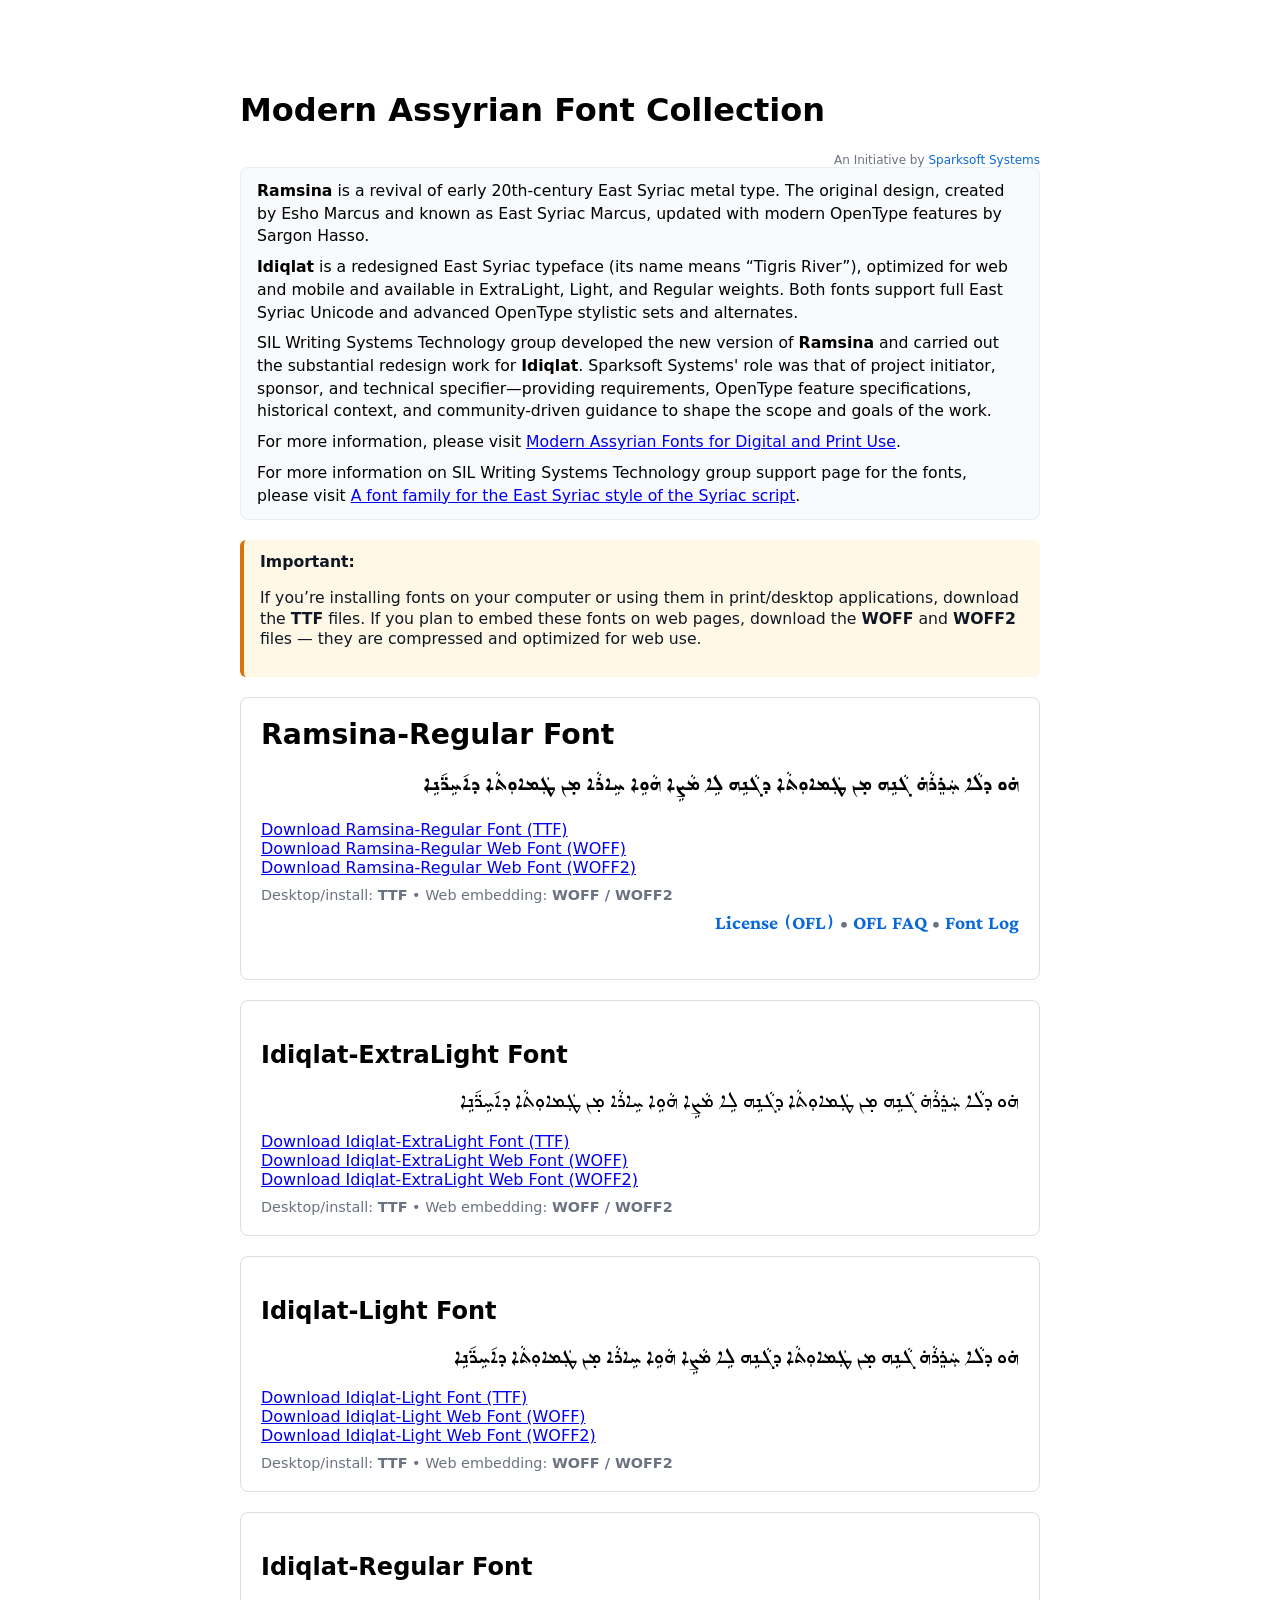
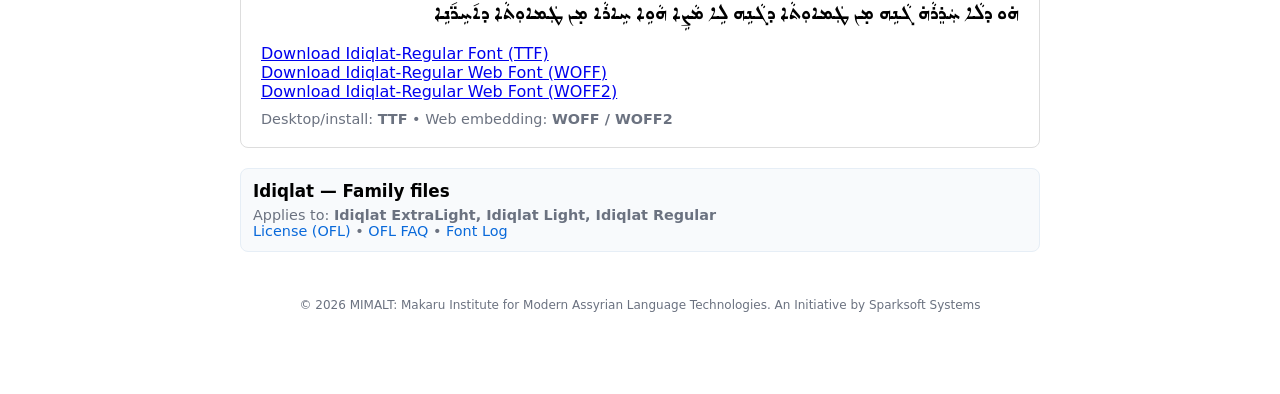
<file: index.html>
<!DOCTYPE html>
<html lang="en">

<head>
    <meta charset="UTF-8">
    <meta name="viewport" content="width=device-width, initial-scale=1.0">
    <title>Font Downloads</title>
    <link rel="stylesheet" href="assets/css/style.css">

</head>

<body>
    <h1>Modern Assyrian Font Collection</h1>

    <div class="site-tagline">
        <small>An Initiative by <a href="https://sparksoftsystems.com/" target="_blank" rel="noopener noreferrer">Sparksoft Systems</a></small>
    </div>

    <div class="intro">
        <p><strong>Ramsina</strong> is a revival of early 20th‑century East Syriac metal type. The original design, created by Esho Marcus and known as East Syriac Marcus, updated with modern OpenType features by Sargon Hasso.</p>
        <p><strong>Idiqlat</strong> is a redesigned East Syriac typeface (its name means “Tigris River”), optimized for web and mobile and available in ExtraLight, Light, and Regular weights. Both fonts support full East Syriac Unicode and advanced OpenType stylistic sets and alternates.</p>
        <p>SIL Writing Systems Technology group developed the new version of <strong>Ramsina</strong> and carried out the substantial redesign work for <strong>Idiqlat</strong>. Sparksoft Systems' role was that of project initiator, sponsor, and technical specifier—providing requirements, OpenType feature specifications, historical context, and community-driven guidance to shape the scope and goals of the work.</p>
    
        <p>For more information, please visit <a href="https://sparksoftsystems.com/modern-assyrian-fonts/" target="_blank" rel="noopener noreferrer">Modern Assyrian Fonts for Digital and Print Use</a>.</p>

          <p>For more information on SIL Writing Systems Technology group support page for the fonts, please visit <a href="https://software.sil.org/idiqlat/" target="_blank" rel="noopener noreferrer">A font family for the East Syriac style of the Syriac script</a>.</p>
    </div>

    <div class="notice">
        <strong>Important:</strong>
        <p>If you’re installing fonts on your computer or using them in print/desktop applications, download the <strong>TTF</strong> files. If you plan to embed these fonts on web pages, download the <strong>WOFF</strong> and <strong>WOFF2</strong> files — they are compressed and optimized for web use.</p>
    </div>

    </div>
    <div class="font-item ramsina-regular">
        <h2>Ramsina-Regular Font</h2>
        <p>ܗ̇ܘ ܕܠܵܐ ܚܲܪܸܪܵܗ̇ ܓܵܢܹܗ ܡ̣ܢ ܛܲܡܐܘܼܬܵܐ ܕܓܵܢܹܗ ܠܹܐ ܡܵܨܹܐ ܗܵܘܹܐ ܚܹܐܪܵܐ ܡ̣ܢ ܛܲܡܐܘܼܬܵܐ ܕܐ݇ܚܹܪ̈݇ܢܹܐ</p>
        <a href="fonts/Ramsina-Font/Ramsina-Regular.ttf" download>Download Ramsina-Regular Font (TTF)</a>
        <br />
        <a href="fonts/Ramsina-Font/web/Ramsina-Regular.woff" download>Download Ramsina-Regular Web Font (WOFF)</a>
        <br />
        <a href="fonts/Ramsina-Font/web/Ramsina-Regular.woff2" download>Download Ramsina-Regular Web Font (WOFF2)</a>
        <span class="file-hint">Desktop/install: <strong>TTF</strong> • Web embedding: <strong>WOFF / WOFF2</strong></span>
        <p class="meta"><a href="fonts/Ramsina-Font/OFL.txt" download>License (OFL)</a> • <a href="fonts/Ramsina-Font/OFL-FAQ.txt" download>OFL FAQ</a> • <a href="fonts/Ramsina-Font/FONTLOG.txt" download>Font Log</a></p>
    </div>
    <div class="font-item idiqlat-extralight">
        <h2>Idiqlat-ExtraLight Font</h2>
        <p>ܗ̇ܘ ܕܠܵܐ ܚܲܪܸܪܵܗ̇ ܓܵܢܹܗ ܡ̣ܢ ܛܲܡܐܘܼܬܵܐ ܕܓܵܢܹܗ ܠܹܐ ܡܵܨܹܐ ܗܵܘܹܐ ܚܹܐܪܵܐ ܡ̣ܢ ܛܲܡܐܘܼܬܵܐ ܕܐ݇ܚܹܪ̈݇ܢܹܐ</p>
        <a href="fonts/Idiqlat-Font/Idiqlat-ExtraLight.ttf" download>Download Idiqlat-ExtraLight Font (TTF)</a>
        <br />
        <a href="fonts/Idiqlat-Font/web/Idiqlat-ExtraLight.woff" download>Download Idiqlat-ExtraLight Web Font (WOFF)</a>
        <br />
        <a href="fonts/Idiqlat-Font/web/Idiqlat-ExtraLight.woff2" download>Download Idiqlat-ExtraLight Web Font (WOFF2)</a>
        <span class="file-hint">Desktop/install: <strong>TTF</strong> • Web embedding: <strong>WOFF / WOFF2</strong></span>
    </div>
        <div class="font-item idiqlat-light">
        <h2>Idiqlat-Light Font</h2>
        <p>ܗ̇ܘ ܕܠܵܐ ܚܲܪܸܪܵܗ̇ ܓܵܢܹܗ ܡ̣ܢ ܛܲܡܐܘܼܬܵܐ ܕܓܵܢܹܗ ܠܹܐ ܡܵܨܹܐ ܗܵܘܹܐ ܚܹܐܪܵܐ ܡ̣ܢ ܛܲܡܐܘܼܬܵܐ ܕܐ݇ܚܹܪ̈݇ܢܹܐ</p>
        <a href="fonts/Idiqlat-Font/Idiqlat-Light.ttf" download>Download Idiqlat-Light Font (TTF)</a>
        <br />
        <a href="fonts/Idiqlat-Font/web/Idiqlat-Light.woff" download>Download Idiqlat-Light Web Font (WOFF)</a>
        <br />
        <a href="fonts/Idiqlat-Font/web/Idiqlat-Light.woff2" download>Download Idiqlat-Light Web Font (WOFF2)</a>
        <span class="file-hint">Desktop/install: <strong>TTF</strong> • Web embedding: <strong>WOFF / WOFF2</strong></span>
    </div>
    <div class="font-item idiqlat-regular">
        <h2>Idiqlat-Regular Font</h2>
        <p>ܗ̇ܘ ܕܠܵܐ ܚܲܪܸܪܵܗ̇ ܓܵܢܹܗ ܡ̣ܢ ܛܲܡܐܘܼܬܵܐ ܕܓܵܢܹܗ ܠܹܐ ܡܵܨܹܐ ܗܵܘܹܐ ܚܹܐܪܵܐ ܡ̣ܢ ܛܲܡܐܘܼܬܵܐ ܕܐ݇ܚܹܪ̈݇ܢܹܐ</p>
        <a href="fonts/Idiqlat-Font/Idiqlat-Regular.ttf" download>Download Idiqlat-Regular Font (TTF)</a>
        <br />
        <a href="fonts/Idiqlat-Font/web/Idiqlat-Regular.woff" download>Download Idiqlat-Regular Web Font (WOFF)</a>
        <br />
        <a href="fonts/Idiqlat-Font/web/Idiqlat-Regular.woff2" download>Download Idiqlat-Regular Web Font (WOFF2)</a>
        <span class="file-hint">Desktop/install: <strong>TTF</strong> • Web embedding: <strong>WOFF / WOFF2</strong></span>
    </div>

    <div class="family-meta idiqlat-family" id="idiqlat-files">
        <h3>Idiqlat — Family files</h3>
        <p class="meta">Applies to: <strong>Idiqlat ExtraLight, Idiqlat Light, Idiqlat Regular</strong></p>
        <p class="meta">
            <a href="fonts/Idiqlat-Font/OFL.txt" download>License (OFL)</a> •
            <a href="fonts/Idiqlat-Font/OFL-FAQ.txt" download>OFL FAQ</a> •
            <a href="fonts/Idiqlat-Font/FONTLOG.txt" download>Font Log</a>
        </p>
    </div>

    <footer class="site-footer">
        <small>&copy; <span id="current-year"></span> MIMALT: Makaru Institute for Modern Assyrian Language Technologies. An Initiative by Sparksoft Systems</small>
    </footer>

    <script>
        // Set the dynamic year for the footer
        (function(){
            var el = document.getElementById('current-year');
            if(el) el.textContent = new Date().getFullYear();
        })();
    </script>

</body>

</html>
</file>
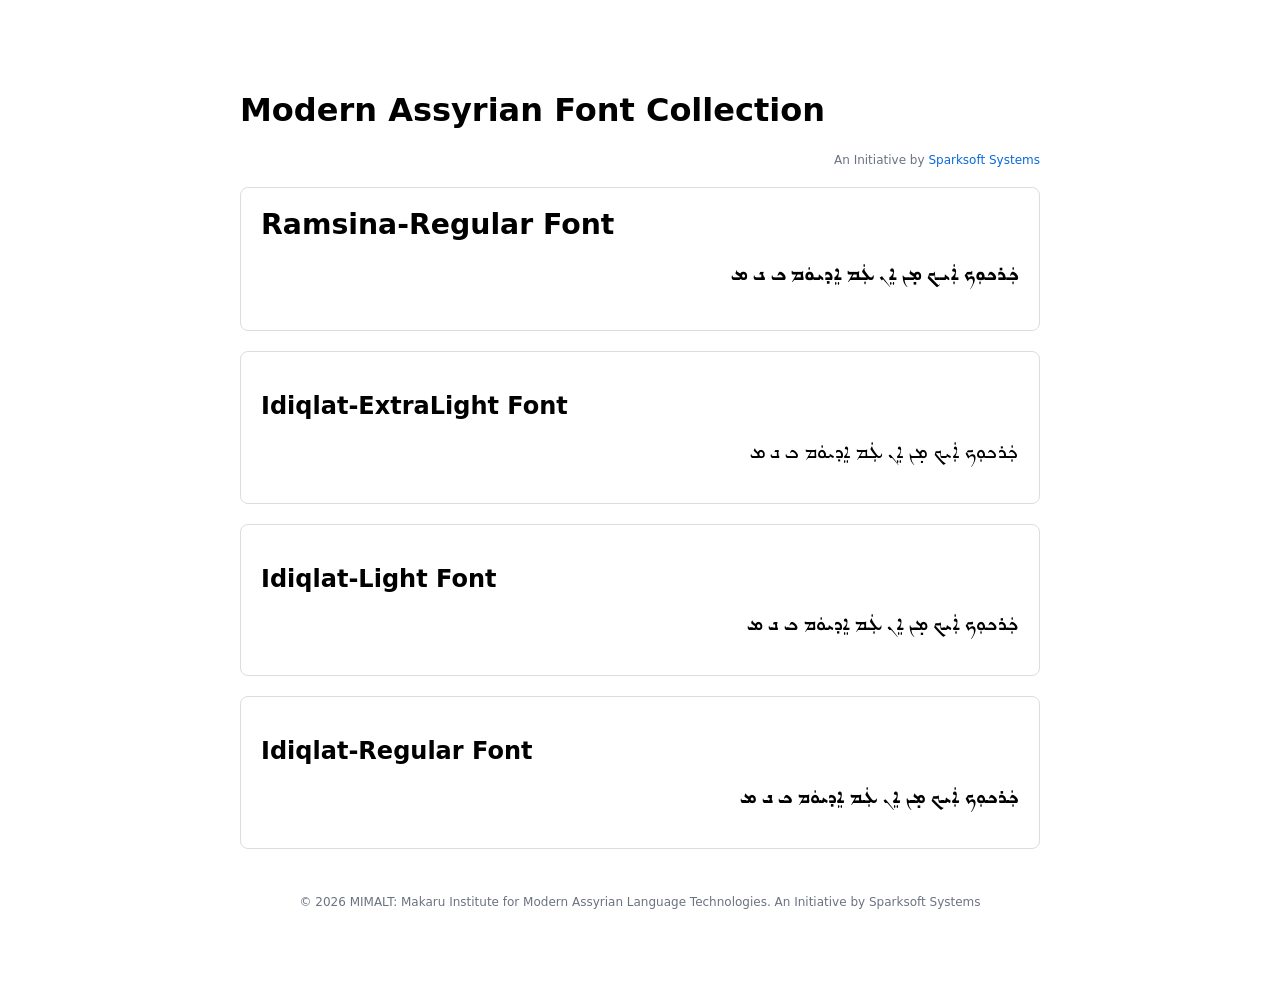
<file: test.html>
<!DOCTYPE html>
<html lang="en">

<head>
    <meta charset="UTF-8">
    <meta name="viewport" content="width=device-width, initial-scale=1.0">
    <title>Font Downloads</title>
    <link rel="stylesheet" href="assets/css/style.css">

</head>

<body>
    <h1>Modern Assyrian Font Collection</h1>

    <div class="site-tagline">
        <small>An Initiative by <a href="https://sparksoftsystems.com/" target="_blank" rel="noopener noreferrer">Sparksoft Systems</a></small>
    </div>



    </div>
    <div class="font-item ramsina-regular">
        <h2>Ramsina-Regular Font</h2>
        <p>ܟܲܪܟܘܼܟ ܐܲܝܟ ܡ̣ܢ ܐܸܢ ܥܲܡ ܐܸܕܝܘܿܡ ܟ ܢ ܡ</p>
       
    </div>
    <div class="font-item idiqlat-extralight">
        <h2>Idiqlat-ExtraLight Font</h2>
        <p>ܟܲܪܟܘܼܟ ܐܲܝܟ ܡ̣ܢ ܐܸܢ ܥܲܡ ܐܸܕܝܘܿܡ ܟ ܢ ܡ</p>
       
    </div>
        <div class="font-item idiqlat-light">
        <h2>Idiqlat-Light Font</h2>
        <p>ܟܲܪܟܘܼܟ ܐܲܝܟ ܡ̣ܢ ܐܸܢ ܥܲܡ ܐܸܕܝܘܿܡ ܟ ܢ ܡ</p>
        
    </div>
    <div class="font-item idiqlat-regular">
        <h2>Idiqlat-Regular Font</h2>
        <p>ܟܲܪܟܘܼܟ ܐܲܝܟ ܡ̣ܢ ܐܸܢ ܥܲܡ ܐܸܕܝܘܿܡ ܟ ܢ ܡ</p>
        
    </div>



    <footer class="site-footer">
        <small>&copy; <span id="current-year"></span> MIMALT: Makaru Institute for Modern Assyrian Language Technologies. An Initiative by Sparksoft Systems</small>
    </footer>

    <script>
        // Set the dynamic year for the footer
        (function(){
            var el = document.getElementById('current-year');
            if(el) el.textContent = new Date().getFullYear();
        })();
    </script>

</body>

</html>
</file>
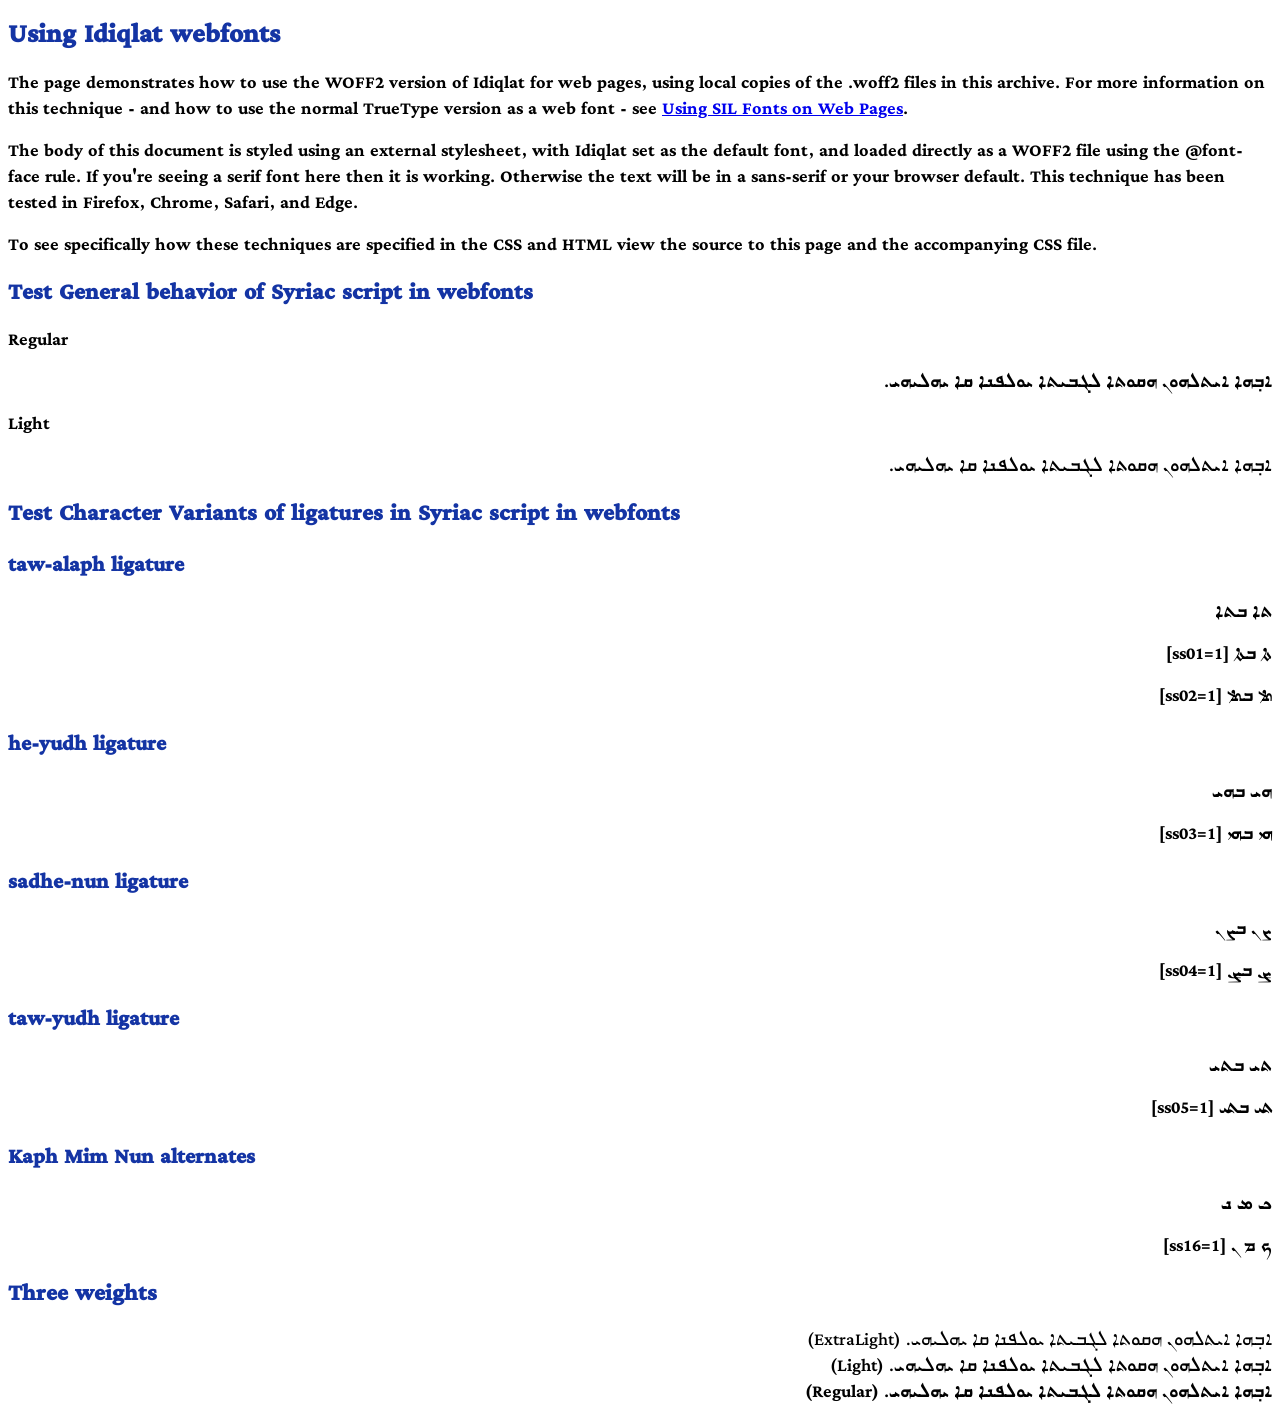
<file: fonts/Idiqlat Font/web/Idiqlat-webfont-example.html>
<!DOCTYPE html>
<html lang="en">
<!--
Idiqlat-webfont-example.html
This file is part of Idiqlat font family (https://software.sil.org/idiqlat)
and is Copyright (c) 2025 SIL Global (https://www.sil.org/),
with Reserved Font Names "Idiqlat" and "SIL". This Font Software is licensed
under the SIL Open Font License, Version 1.1. You should have received a copy
of the license along with this Font Software. If this is not the case, go to
(https://openfontlicense.org/) for all the details including a FAQ.
-->
<head>
	<link rel="stylesheet" href="Idiqlat-webfont-example.css" type="text/css">
	<meta charset="utf-8">
	<meta name="description" content="An example of using Idiqlat on your web page via WOFF2">
	<meta name="author" content="SIL Global: software.sil.org/wstech">

</head>
<body>
	
<h1>Using Idiqlat webfonts</h1>

<p>The page demonstrates how to use the WOFF2 version of Idiqlat for web pages, using local copies of the .woff2 files in this archive. For more information on this technique
	 - and how to use the normal TrueType version as a web font - see <a href="https://software.sil.org/fonts/webfonts">Using SIL Fonts on Web Pages</a>.</p>

<p>The body of this document is styled using an external stylesheet, with Idiqlat set as the default font, and loaded directly as a WOFF2 file using the @font-face rule. 
	If you're seeing a serif font here then it is working. Otherwise the text will be in a sans-serif or your browser default. 
	This technique has been tested in Firefox, Chrome, Safari, and Edge.</p>
	
<p>To see specifically how these techniques are specified in the CSS and HTML view the source to this page and the accompanying CSS file.</p>
</div>

<h2>Test General behavior of Syriac script in webfonts</h2>

<p>Regular</p>
<p class=rtl>ܐܒ݂ܗܐ ܐܝܬܠܗܘܢ ܗܩܘܬܐ ܠܓܒܝܬܐ ܝܘܠܦܢܐ ܩܐ ܝܗܠܝܗܝ.</p>

<p>Light</p>
<p class=rtl_l>ܐܒ݂ܗܐ ܐܝܬܠܗܘܢ ܗܩܘܬܐ ܠܓܒܝܬܐ ܝܘܠܦܢܐ ܩܐ ܝܗܠܝܗܝ.</p>

<h2>Test Character Variants of ligatures in Syriac script in webfonts</h2>

<h3>taw-alaph ligature</h3>
<p class=rtl>&#x072C;&#x0710; &#x0712;&#x072C;&#x0710; </p>
<p class=ss01>&#x072C;&#x0710; &#x0712;&#x072C;&#x0710; [ss01=1]</p>
<p class=ss02>&#x072C;&#x0710; &#x0712;&#x072C;&#x0710; [ss02=1]</p>

<h3>he-yudh ligature</h3>
<p class=rtl>&#x0717;&#x071D; &#x0712;&#x0717;&#x071D; </p>

<p class=ss03>&#x0717;&#x071D; &#x0712;&#x0717;&#x071D; [ss03=1]</p>

<h3>sadhe-nun ligature</h3>
<p class=rtl>&#x0728;&#x0722; &#x0712;&#x0728;&#x0722; </p>

<p class=ss04>&#x0728;&#x0722; &#x0712;&#x0728;&#x0722; [ss04=1]</p>


<h3>taw-yudh ligature</h3>
<p class=rtl>&#x072C;&#x071D; &#x0712;&#x072C;&#x071D; </p>

<p class=ss05>&#x072C;&#x071D; &#x0712;&#x072C;&#x071D; [ss05=1]</p>

<h3>Kaph Mim Nun alternates</h3>
<p class=rtl>&#x071F; &#x0721; &#x0722; </p>

<p class=ss16>&#x071F; &#x0721; &#x0722; [ss16=1]</p>


<h2>Three weights</h2>

<p class="rtl"><span class=ExtL>ܐܒ݂ܗܐ ܐܝܬܠܗܘܢ ܗܩܘܬܐ ܠܓܒܝܬܐ ܝܘܠܦܢܐ ܩܐ ܝܗܠܝܗܝ. (ExtraLight)</span><br/>
<span class=Lit>ܐܒ݂ܗܐ ܐܝܬܠܗܘܢ ܗܩܘܬܐ ܠܓܒܝܬܐ ܝܘܠܦܢܐ ܩܐ ܝܗܠܝܗܝ. (Light)</span><br/>
<span class=Reg>ܐܒ݂ܗܐ ܐܝܬܠܗܘܢ ܗܩܘܬܐ ܠܓܒܝܬܐ ܝܘܠܦܢܐ ܩܐ ܝܗܠܝܗܝ. (Regular)<span></p>

</div>
</body>
</html>
</file>
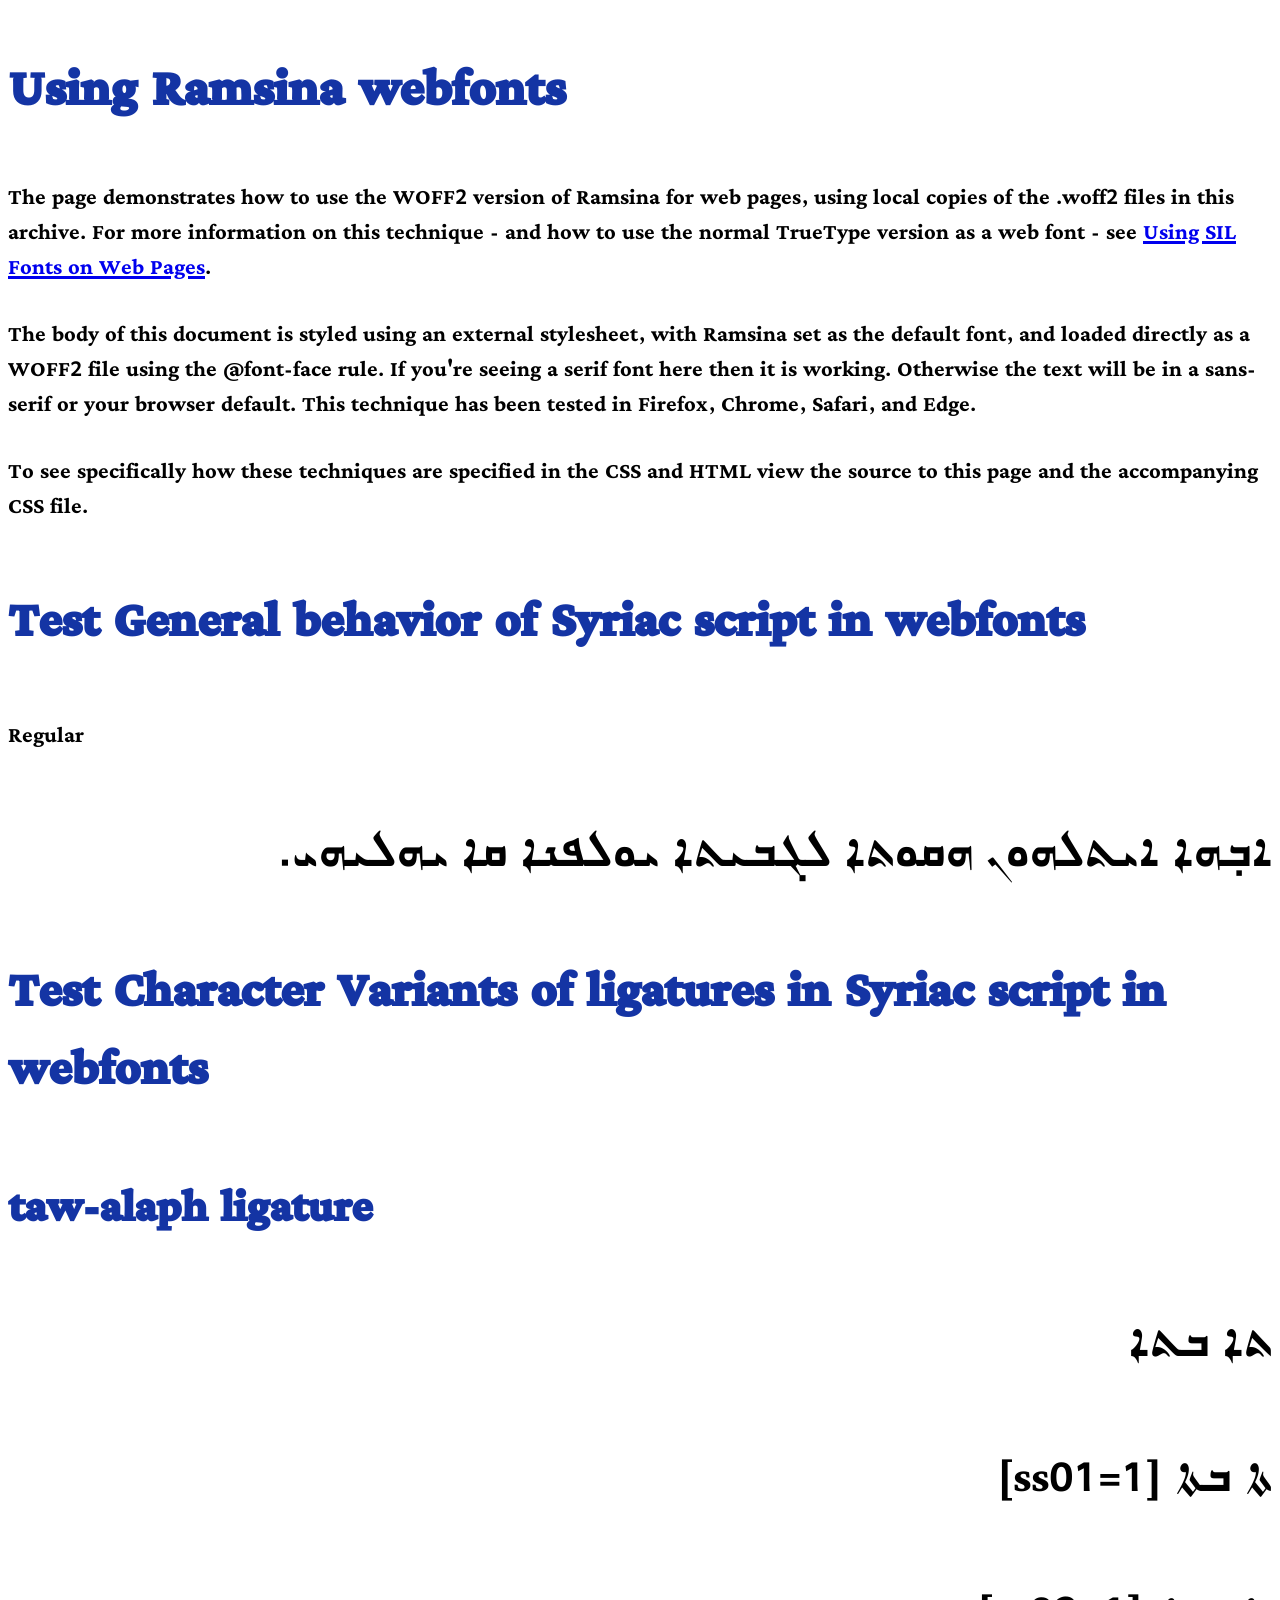
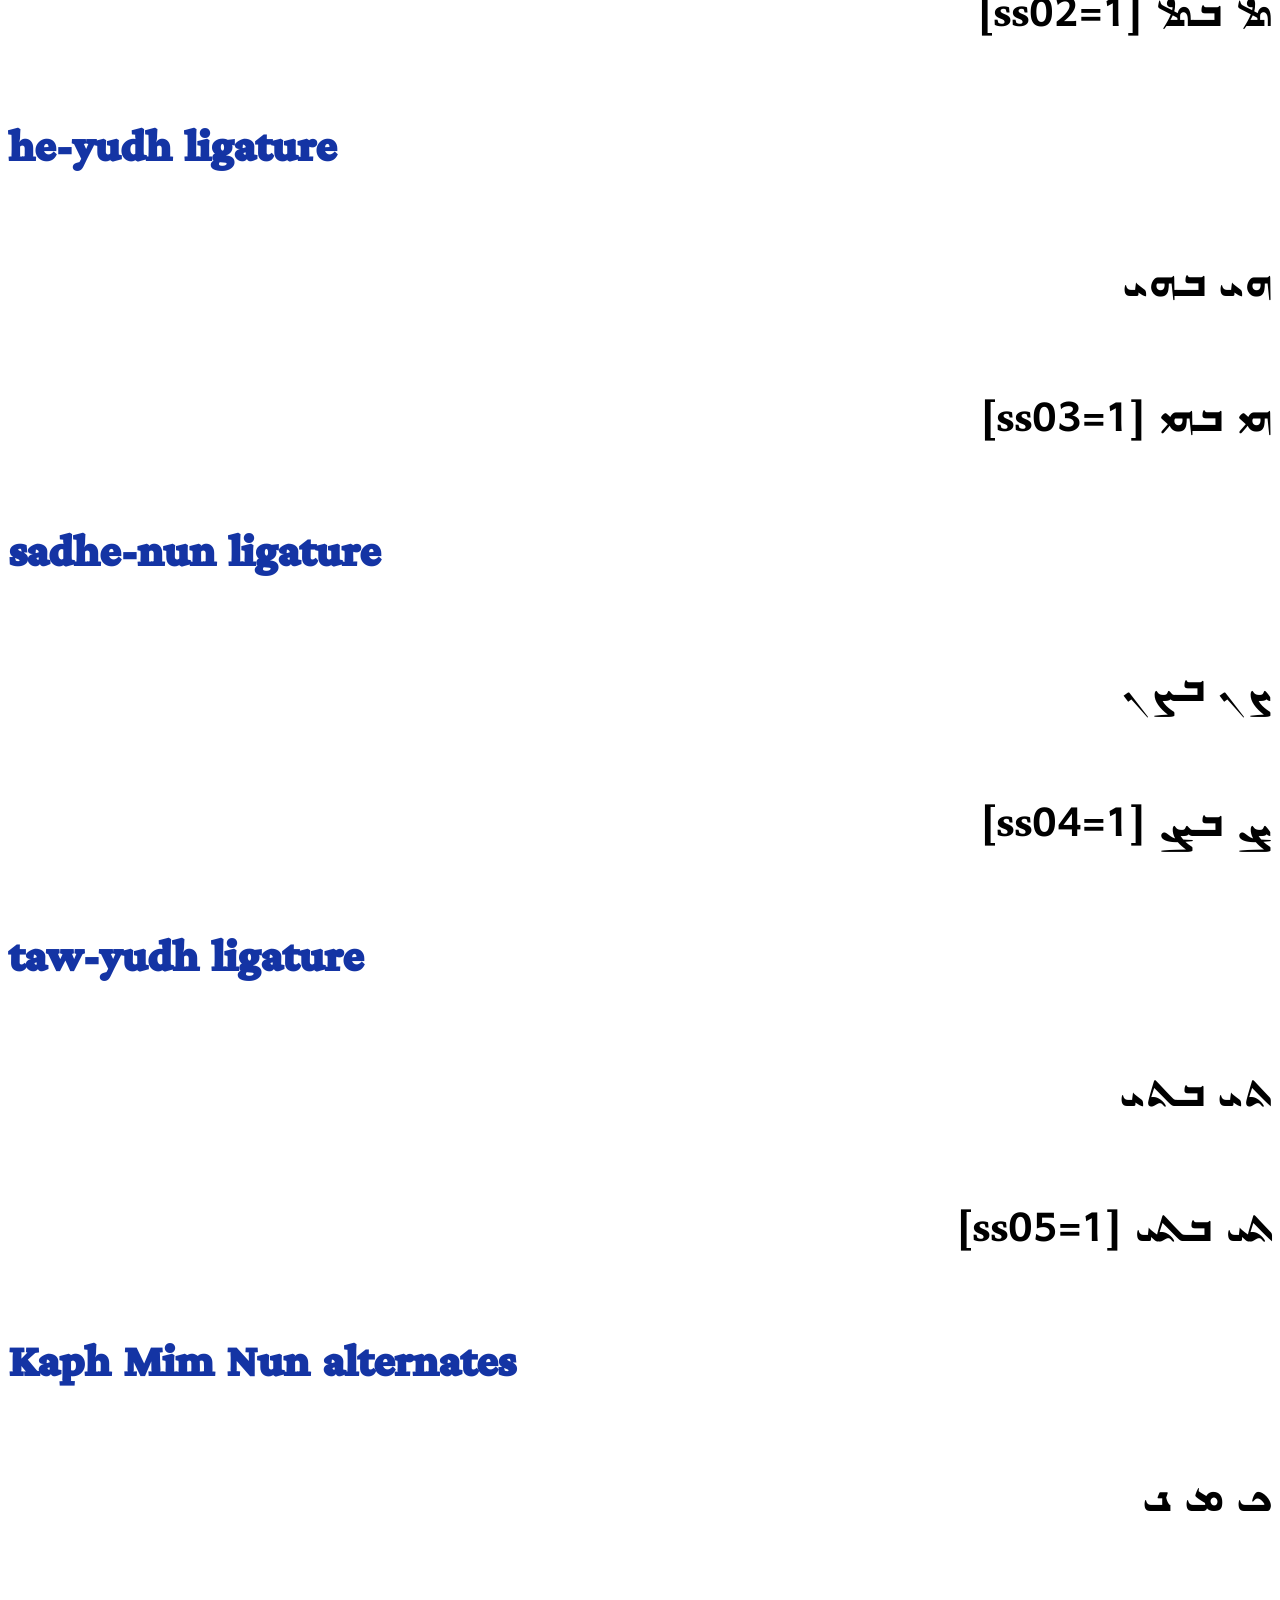
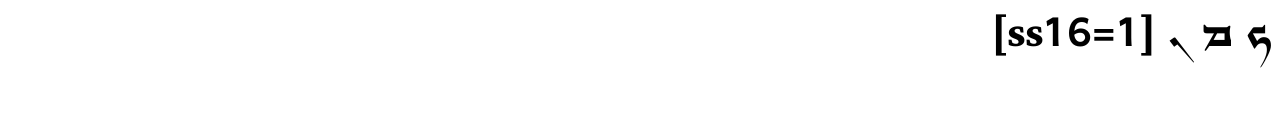
<file: fonts/Ramsina Font/web/Ramsina-webfont-example.html>
<!DOCTYPE html>
<html lang="en">
<!--
Ramsina-webfont-example.html
This file is part of Ramsina font family and is Copyright (c) 2025 SIL Global (https://www.sil.org/),
with Reserved Font Names "Ramsina" and "SIL". This Font Software is licensed
under the SIL Open Font License, Version 1.1. You should have received a copy
of the license along with this Font Software. If this is not the case, go to
(https://openfontlicense.org/) for all the details including a FAQ.
-->
<head>
	<link rel="stylesheet" href="Ramsina-webfont-example.css" type="text/css">
	<meta charset="utf-8">
	<meta name="description" content="An example of using Ramsina on your web page via WOFF2">
	<meta name="author" content="SIL Global: software.sil.org/wstech">

</head>
<body>

<h1>Using Ramsina webfonts</h1>

<p>The page demonstrates how to use the WOFF2 version of Ramsina for web pages, using local copies of the .woff2 files in this archive. For more information on this technique
	 - and how to use the normal TrueType version as a web font - see <a href="https://software.sil.org/fonts/webfonts">Using SIL Fonts on Web Pages</a>.</p>

<p>The body of this document is styled using an external stylesheet, with Ramsina set as the default font, and loaded directly as a WOFF2 file using the @font-face rule. 
	If you're seeing a serif font here then it is working. Otherwise the text will be in a sans-serif or your browser default. 
	This technique has been tested in Firefox, Chrome, Safari, and Edge.</p>
	
<p>To see specifically how these techniques are specified in the CSS and HTML view the source to this page and the accompanying CSS file.</p>

<h2>Test General behavior of Syriac script in webfonts</h2>

<p>Regular</p>
<p class=rtl>ܐܒ݂ܗܐ ܐܝܬܠܗܘܢ ܗܩܘܬܐ ܠܓܒܝܬܐ ܝܘܠܦܢܐ ܩܐ ܝܗܠܝܗܝ.</p>

<h2>Test Character Variants of ligatures in Syriac script in webfonts</h2>

<h3>taw-alaph ligature</h3>
<p class=rtl>&#x072C;&#x0710; &#x0712;&#x072C;&#x0710; </p>
<p class=ss01>&#x072C;&#x0710; &#x0712;&#x072C;&#x0710; [ss01=1]</p>
<p class=ss02>&#x072C;&#x0710; &#x0712;&#x072C;&#x0710; [ss02=1]</p>

<h3>he-yudh ligature</h3>
<p class=rtl>&#x0717;&#x071D; &#x0712;&#x0717;&#x071D; </p>
<p class=ss03>&#x0717;&#x071D; &#x0712;&#x0717;&#x071D; [ss03=1]</p>

<h3>sadhe-nun ligature</h3>
<p class=rtl>&#x0728;&#x0722; &#x0712;&#x0728;&#x0722; </p>
<p class=ss04>&#x0728;&#x0722; &#x0712;&#x0728;&#x0722; [ss04=1]</p>


<h3>taw-yudh ligature</h3>
<p class=rtl>&#x072C;&#x071D; &#x0712;&#x072C;&#x071D; </p>
<p class=ss05>&#x072C;&#x071D; &#x0712;&#x072C;&#x071D; [ss05=1]</p>

<h3>Kaph Mim Nun alternates</h3>
<p class=rtl>&#x071F; &#x0721; &#x0722; </p>
<p class=ss16>&#x071F; &#x0721; &#x0722; [ss16=1]</p>

</body>
</html>
</file>
<file: assets/css/style.css>
/* Extracted styles from index.html */

/* Page layout */
body {
    font-family: system-ui, -apple-system, sans-serif;
    max-width: 800px;
    margin: 50px auto;
    padding: 20px;
}

.font-item {
    border: 1px solid #ddd;
    padding: 20px;
    margin: 20px 0;
    border-radius: 8px;
}

/* Download button */
.download-btn {
    background: #0969da;
    color: white;
    padding: 10px 20px;
    text-decoration: none;
    border-radius: 6px;
    display: inline-block;
}

/* Webfont declarations (paths are relative to this CSS file) */
@font-face {
    font-family: 'Idiqlat ExtraLight';
    src: url('../../fonts/Idiqlat-Font/web/Idiqlat-ExtraLight.woff2') format('woff2'),
         url('../../fonts/Idiqlat-Font/web/Idiqlat-ExtraLight.woff') format('woff');
    font-weight: 200;
    font-style: normal;
    font-display: swap;
}

@font-face {
    font-family: 'Idiqlat Light';
    src: url('../../fonts/Idiqlat-Font/web/Idiqlat-Light.woff2') format('woff2'),
         url('../../fonts/Idiqlat-Font/web/Idiqlat-Light.woff') format('woff');
    font-weight: 300;
    font-style: normal;
    font-display: swap;
}

@font-face {
    font-family: 'Idiqlat Regular';
    src: url('../../fonts/Idiqlat-Font/web/Idiqlat-Regular.woff2') format('woff2'),
         url('../../fonts/Idiqlat-Font/web/Idiqlat-Regular.woff') format('woff');
    font-weight: 400;
    font-style: normal;
    font-display: swap;
}

@font-face {
    font-family: 'Ramsina Regular';
    src: url('../../fonts/Ramsina-Font/web/Ramsina-Regular.woff2') format('woff2'),
         url('../../fonts/Ramsina-Font/web/Ramsina-Regular.woff') format('woff');
    font-weight: 400;
    font-style: normal;
    font-display: swap;
}

/* Paragraph defaults in font-item */
.font-item p {
    margin: 0 0 1rem 0;
    /* Syriac is right-to-left; ensure correct direction */
    direction: rtl;
    unicode-bidi: isolate;
    font-size: 1.05rem;
}

/* Per-font paragraph styles */
.idiqlat-extralight p { font-family: 'Idiqlat ExtraLight', system-ui, -apple-system, sans-serif; font-weight: 200; }
.idiqlat-light p      { font-family: 'Idiqlat Light', system-ui, -apple-system, sans-serif; font-weight: 300; }
.idiqlat-regular p    { font-family: 'Idiqlat Regular', system-ui, -apple-system, sans-serif; font-weight: 400; }
/* Increase Ramsina size by 50% to improve visual parity */
.ramsina-regular p    { font-family: 'Ramsina Regular', serif; font-weight: 400; font-size: 1.73rem; line-height: 1.45; }
.ramsina-regular h2   { font-size: 1.77rem; margin-top: 0; margin-bottom: 0.8rem; }

/* Intro styling */
.intro {
    background: #f8fafc; /* very light neutral */
    border: 1px solid #e6eef6;
    padding: 12px 16px;
    border-radius: 8px;
    margin-bottom: 20px;
    line-height: 1.45;
    font-size: 0.98rem;
}
.intro p { margin: 0 0 0.5rem 0; }
.intro p:last-child { margin-bottom: 0; }

/* Important download notice */
.notice {
    background: #fff8e6;            /* pale warm background */
    border-left: 4px solid #d9730d; /* orange accent */
    color: #0f1724;                 /* dark readable text */
    padding: 12px 16px;
    border-radius: 6px;
    margin: 12px 0 20px 0;
    font-size: 0.98rem;
    line-height: 1.3;
}
.notice strong { color: #0f1724; }
.notice a { color: #0969da; text-decoration: underline; }

.file-hint {
    display: block;
    margin-top: 10px;
    color: #6b7280;
    font-size: 0.9rem;
}

.meta {
    margin-top: 8px;
    font-size: 0.9rem;
    color: #6b7280;
}
.meta a { color: #0969da; text-decoration: none; }
.meta a:hover { text-decoration: underline; }

/* Site tagline (under H1) */
.site-tagline {
    text-align: right;
    font-size: 0.9rem;
    color: #6b7280; /* muted text */
}

/* Family-level file block (shared across multiple weights)
   Use this when a set of files applies to more than one font in a family */
.family-meta {
    background: #f8fafc;
    border: 1px solid #e6eef6;
    padding: 12px;
    border-radius: 8px;
    margin: 16px 0;
}
.family-meta h3 { margin: 0 0 6px; font-size: 1.05rem; }
.family-meta .meta { margin: 0; color: #6b7280; }
.site-tagline a { color: #0969da; text-decoration: none; }
.site-tagline a:hover { text-decoration: underline; }

/* Footer styling */
footer.site-footer {
    margin-top: 32px;
    padding: 12px 16px;
    text-align: center;
    color: #6b7280; /* muted text */
    font-size: 0.9rem;
}
footer.site-footer a { color: #0969da; text-decoration: none; }
footer.site-footer a:hover { text-decoration: underline; }
</file>
<file: fonts/Idiqlat Font/web/Idiqlat-webfont-example.css>
/*
Idiqlat-webfont-example.css
This file is part of Idiqlat font family (https://software.sil.org/idiqlat)
and is Copyright (c) 2025 SIL Global (https://www.sil.org/),
with Reserved Font Names "Idiqlat" and "SIL". This Font Software is licensed
under the SIL Open Font License, Version 1.1. You should have received a copy
of the license along with this Font Software. If this is not the case, go to
(https://openfontlicense.org/) for all the details including a FAQ.
*/

/* use Idiqlat - Regular in .woff format */
@font-face {
  font-family: IdiqlatR;
  src: url(Idiqlat-Regular.woff2);
}
@font-face {
  font-family: IdiqlatL;
  src: url(Idiqlat-Light.woff2);
}
@font-face {
  font-family: IdiqlatEL;
  src: url(Idiqlat-ExtraLight.woff2);
}
/* set body to use Idiqlat in .woff format */
body {
  font-family: IdiqlatR, sans-serif; text-align: left; font-size: 100%;
    /* fall back to sans serif so that it's really obvious if the fonts don't load */
}

h1 {
  font-family: IdiqlatR, sans-serif; text-align: left; font-size: 150%; color: #1434A4;
}
h2 {
  font-family: IdiqlatR, sans-serif; text-align: left; font-size: 130%; color: #1434A4;
}
h3 {
  font-family: IdiqlatR, sans-serif; text-align: left; font-size: 120%; color: #1434A4;
}
.rtl {
  font-family: IdiqlatR, sans-serif; font-size: 100%; direction: rtl; text-align: right;
    /* fall back to sans serif so that it's really obvious if the fonts don't load */
}	
.rtl_l {
  font-family: IdiqlatL, sans-serif; font-size: 100%; direction: rtl; text-align: right;
    /* fall back to sans serif so that it's really obvious if the fonts don't load */
}	

.Reg {
  font-family: IdiqlatR;
  font-size: 100%; direction: rtl; text-align: right;
}
.ExtL {
  font-family: IdiqlatEL;
  font-size: 100%; direction: rtl; text-align: right;
}
.Lit {
  font-family: IdiqlatL;
  font-size: 100%; direction: rtl; text-align: right;
}
.ss01 {
  font-family: IdiqlatR;
  font-feature-settings: "ss01" 1;
  -moz-font-feature-settings: "ss01" 1;
  -webkit-font-feature-settings: "ss01" 1;
  font-size: 100%; direction: rtl; text-align: right;
}
.ss02 {
  font-family: IdiqlatR;
  font-feature-settings: "ss02" 1;
  -moz-font-feature-settings: "ss02" 1;
  -webkit-font-feature-settings: "ss02" 1;
  font-size: 100%; direction: rtl; text-align: right;
}
.ss03 {
  font-family: IdiqlatR;
  font-feature-settings: "ss03" 1;
  -moz-font-feature-settings: "ss03" 1;
  -webkit-font-feature-settings: "ss03" 1;
  font-size: 100%; direction: rtl; text-align: right;
}
.ss04 {
  font-family: IdiqlatR;
  font-feature-settings: "ss04" 1;
  -moz-font-feature-settings: "ss04" 1;
  -webkit-font-feature-settings: "ss04" 1;
  font-size: 100%; direction: rtl; text-align: right;
}
.ss05 {
  font-family: IdiqlatR;
  font-feature-settings: "ss05" 1;
  -moz-font-feature-settings: "ss05" 1;
  -webkit-font-feature-settings: "ss05" 1;
  font-size: 100%; direction: rtl; text-align: right;
}
.ss16 {
  font-family: IdiqlatR; 
  font-feature-settings: "ss16" 1;
  -moz-font-feature-settings: "ss16" 1;
  -webkit-font-feature-settings: "ss16" 1;
  font-size: 100%; direction: rtl; text-align: right;
}
</file>
<file: fonts/Ramsina Font/web/Ramsina-webfont-example.css>
/*
Ramsina-webfont-example.css
This file is part of Ramsina font family 
and is Copyright (c) 2025 SIL Global (https://www.sil.org/),
with Reserved Font Names "Ramsina" and "SIL". This Font Software is licensed
under the SIL Open Font License, Version 1.1. You should have received a copy
of the license along with this Font Software. If this is not the case, go to
(https://openfontlicense.org/) for all the details including a FAQ.
*/

/* use Ramsina - Regular in .woff format */
@font-face {
  font-family: Ramsina;
  src: url(Ramsina-Regular.woff2);
}

/* set body to use Ramsina in .woff format */
body {
  font-family: Ramsina, sans-serif; text-align: left; font-size: 200%;
    /* fall back to sans serif so that it's really obvious if the fonts don't load */
}

h1 {
  font-family: Ramsina, sans-serif; text-align: left; font-size: 230%; color: #1434A4;
}
h2 {
  font-family: Ramsina, sans-serif; text-align: left;font-size: 220%; color: #1434A4;
}
h3 {
  font-family: Ramsina, sans-serif; text-align: left;font-size: 200%; color: #1434A4;
}
.rtl {
  font-family: Ramsina, sans-serif; font-size: 200%; direction: rtl; text-align: right;
    /* fall back to sans serif so that it's really obvious if the fonts don't load */
}	
.rtl_l {
  font-family: Ramsina, sans-serif; font-size: 200%; direction: rtl; text-align: right;
    /* fall back to sans serif so that it's really obvious if the fonts don't load */
}	
.ss01 {
  font-family: Ramsina;
  font-feature-settings: "ss01" 1;
  -moz-font-feature-settings: "ss01" 1;
  -webkit-font-feature-settings: "ss01" 1;
  font-size: 200%; direction: rtl; text-align: right;
}
.ss02 {
  font-family: Ramsina; 
  font-feature-settings: "ss02" 1;
  -moz-font-feature-settings: "ss02" 1;
  -webkit-font-feature-settings: "ss02" 1;
  font-size: 200%; direction: rtl; text-align: right;
}
.ss03 {
  font-family: Ramsina; 
  font-feature-settings: "ss03" 1;
  -moz-font-feature-settings: "ss03" 1;
  -webkit-font-feature-settings: "ss03" 1;
  font-size: 200%; direction: rtl; text-align: right;
}
.ss04 {
  font-family: Ramsina; 
  font-feature-settings: "ss04" 1;
  -moz-font-feature-settings: "ss04" 1;
  -webkit-font-feature-settings: "ss04" 1;
  font-size: 200%; direction: rtl; text-align: right;
}
.ss05 {
  font-family: Ramsina; 
  font-feature-settings: "ss05" 1;
  -moz-font-feature-settings: "ss05" 1;
  -webkit-font-feature-settings: "ss05" 1;
  font-size: 200%; direction: rtl; text-align: right;
}
.ss16 {
  font-family: Ramsina; 
  font-feature-settings: "ss16" 1;
  -moz-font-feature-settings: "ss16" 1;
  -webkit-font-feature-settings: "ss16" 1;
  font-size: 200%; direction: rtl; text-align: right;
}
</file>
